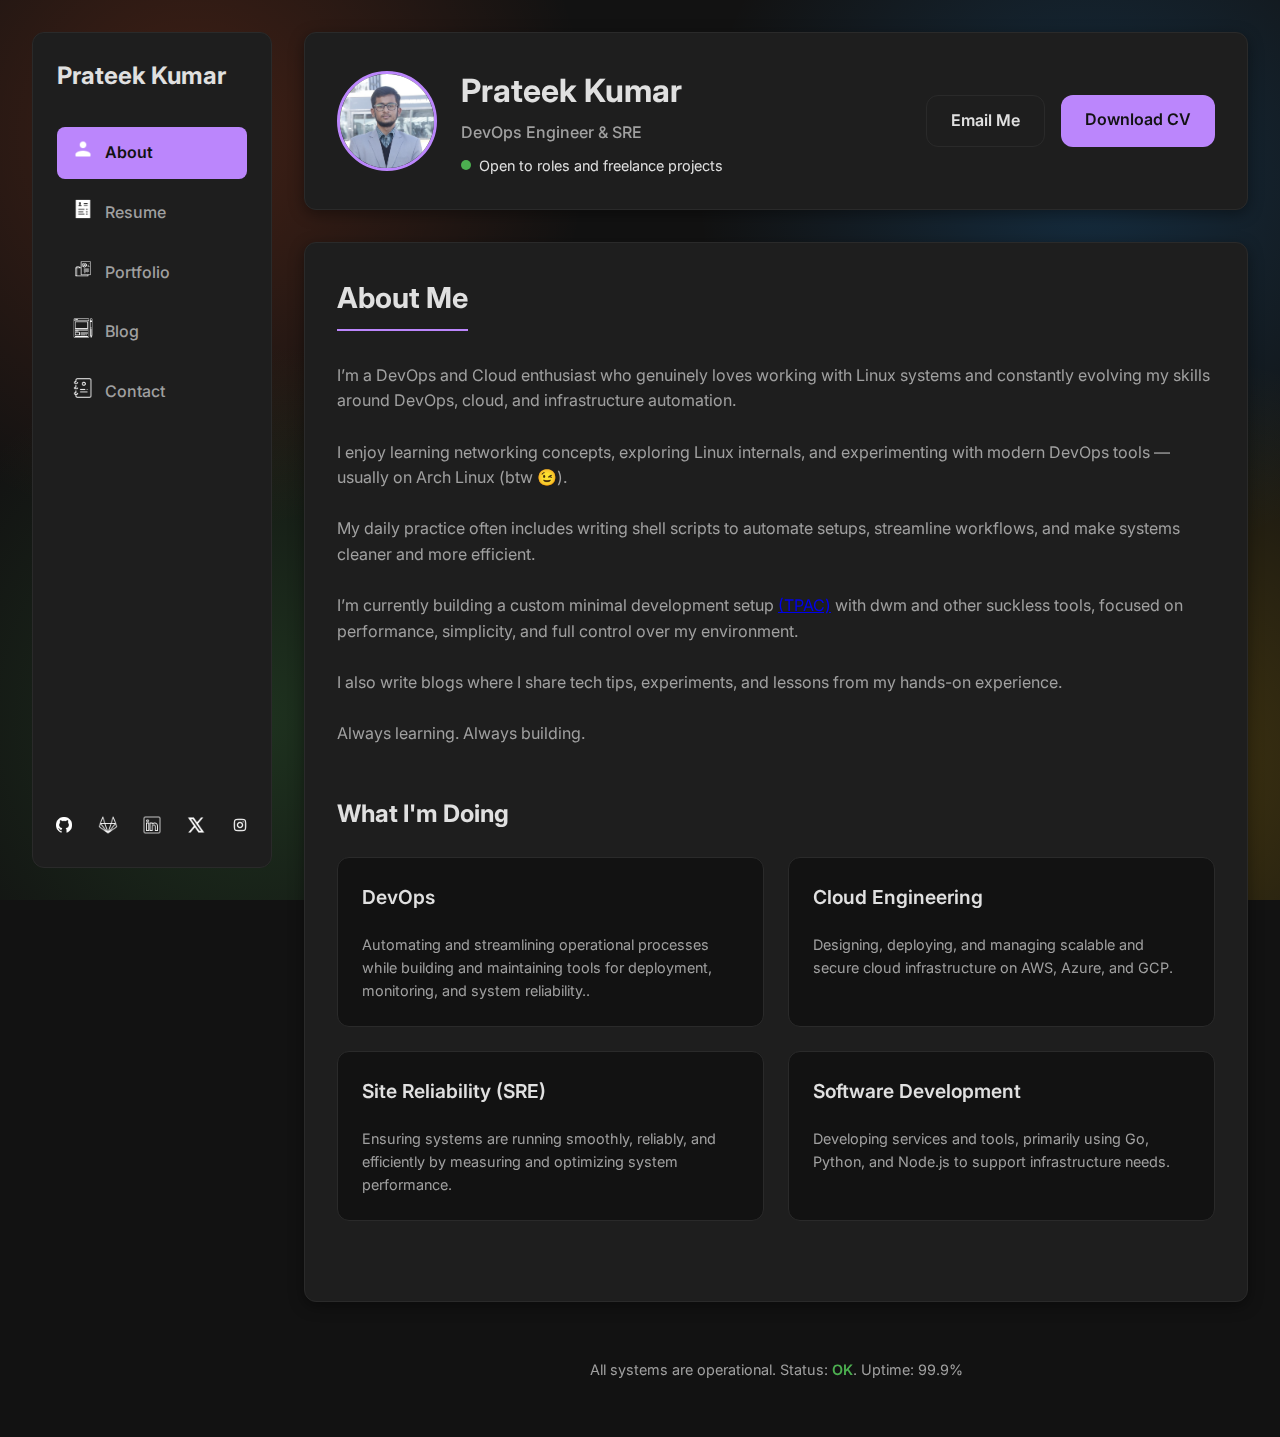
<file: frontend/index.html>
<!DOCTYPE html>
<html lang="en">
  <head>
    <meta charset="UTF-8" />
    <meta name="viewport" content="width=device-width, initial-scale=1.0" />
    <title>Prateek Kumar - Personal Portfolio</title>
    <link rel="icon" type="image/png" href="./assets/profile.jpg" />
    <link rel="preconnect" href="https://fonts.googleapis.com" />
    <link rel="preconnect" href="https://fonts.gstatic.com" crossorigin />
    <link
      href="https://fonts.googleapis.com/css2?family=Inter:wght@300;400;500;600;700&display=swap"
      rel="stylesheet"
    />
    <link rel="stylesheet" href="./css/style.css" />
  </head>
  <body>
    <!-- This div creates the static, abstract geometric background -->
    <div class="background-shapes"></div>

    <!-- Main container for the entire layout -->
    <div class="main-container">
      <!--  STATIC NAVIGATION SIDEBAR (left column)      -->
      <nav class="sidebar" aria-label="Primary">
        <div class="sidebar-header">
          <a href="/" class="nav-logo">Prateek Kumar</a>
        </div>
        <ul class="sidebar-nav">
          <li>
            <a href="#about" class="nav-link active" data-page="about"
              ><span><img id="sidebar-nav-img" src="./assets/user.png" alt="" /></span> About</a
            >
          </li>
          <li>
            <a href="#resume" class="nav-link" data-page="resume"
              ><span><img id="sidebar-nav-img" src="./assets/resume.png" alt="" /></span>Resume</a>
          </li>
          <li>
            <a href="#portfolio" class="nav-link" data-page="portfolio"
              ><span><img id="sidebar-nav-img" src="./assets/portfolio.png" alt="" /></span> Portfolio</a
            >
          </li>
          <li>
            <a href="#blog" class="nav-link" data-page="blog"
              ><span><img id="sidebar-nav-img" src="./assets/blog.png" alt="" /></span> Blog</a
            >
          </li>
          <li>
            <a href="#contact" class="nav-link" data-page="contact"
              ><span><img id="sidebar-nav-img" src="./assets/contact.png" alt="" /></span> Contact</a
            >
          </li>
        </ul>
        
        <ul class="sidebar-nav-social">
          <li>
            <a href="https://github.com/lohaniprateek" class="nav-link-social" target="_blank" rel="noopener noreferrer" aria-label="GitHub profile"
              ><span><img class="social-img" src="./assets/github.png" alt="" /></span></a>
          </li>
          <li>
            <a href="https://gitlab.com/lohaniprateek" class="nav-link-social" target="_blank" rel="noopener noreferrer" aria-label="GitLab profile"
              ><span><img class="social-img" src="./assets/gitlab.png" alt="" /></span></a>
          </li>
          <li>
            <a href="https://www.linkedin.com/in/prat33k/" class="nav-link-social" target="_blank" rel="noopener noreferrer" aria-label="LinkedIn profile"
              ><span><img class="social-img" src="./assets/linkedin.png" alt="" /></span></a>
          </li>
          <li>
            <a href="https://x.com/lohanipr4teek" class="nav-link-social" target="_blank" rel="noopener noreferrer" aria-label="X profile"
              ><span><img class="social-img" src="./assets/x.png" alt="" /></span></a>
          </li>
          <li>
            <a href="https://www.instagram.com/lohanipr4teek" class="nav-link-social" target="_blank" rel="noopener noreferrer" aria-label="Instagram profile"
              ><span><img class="social-img" src="./assets/instagram.png" alt="" /></span></a>
          </li>
        </ul>
      </nav>
      <!--  DYNAMIC CONTENT AREA (right column)          -->
      <main class="content-area">
        <!-- Profile Header (present on all pages) -->
        <header class="profile-header">
          <div class="profile-main">
            <img
              src="./assets/profile.jpg"
              alt="Prateek Kumar Profile Picture"
              class="profile-picture"
            />
            <ul class="sidebar-nav-social-res">
          <li>
            <a href="https://github.com/lohaniprateek" class="nav-link-social" target="_blank" rel="noopener noreferrer" aria-label="GitHub profile"
              ><span><img class="social-img" src="./assets/github.png" alt="" /></span></a>
          </li>
          <li>
            <a href="https://gitlab.com/lohaniprateek" class="nav-link-social" target="_blank" rel="noopener noreferrer" aria-label="GitLab profile"
              ><span><img class="social-img" src="./assets/gitlab.png" alt="" /></span></a>
          </li>
          <li>
            <a href="https://www.linkedin.com/in/prat33k/" class="nav-link-social" target="_blank" rel="noopener noreferrer" aria-label="LinkedIn profile"
              ><span><img class="social-img" src="./assets/linkedin.png" alt="" /></span></a>
          </li>
          <li>
            <a href="https://x.com/lohanipr4teek" class="nav-link-social" target="_blank" rel="noopener noreferrer" aria-label="X profile"
              ><span><img class="social-img" src="./assets/x.png" alt="" /></span></a>
          </li>
          <li>
            <a href="https://www.instagram.com/lohanipr4teek" class="nav-link-social" target="_blank" rel="noopener noreferrer" aria-label="Instagram profile"
              ><span><img class="social-img" src="./assets/instagram.png" alt="" /></span></a>
          </li>
        </ul>
            <div class="profile-info">
              <h1 class="profile-name">Prateek Kumar</h1>
              <p class="profile-title">DevOps Engineer & SRE</p>
              <div class="profile-status">
                <span class="status-indicator"></span>
                Open to roles and freelance projects
              </div>
            </div>
          </div>
          <div class="profile-actions">
            <a href="mailto:kprateek9315@gmail.com" class="profile-contact-link"
              >Email Me</a
            >
            <a href="./assets/Prateek_Devops_Engineer.pdf" class="profile-cv-link" download>Download CV</a>
          </div>
        </header>

        <!-- This is where dynamic page content will be injected by JavaScript -->
        <div id="page-content" class="page-content">
          <!-- Initial content will be loaded here by JS -->
        </div>

        <!-- Footer (present on all pages) -->
        <footer class="main-footer">
          <p>
            All systems are operational. Status:
            <span class="footer-status-ok">OK</span>. Uptime: 99.9%
          </p>
        </footer>
      </main>
    </div>

    <!-- JavaScript file at the end of the body for faster page load -->
    <script src="./js/main.js"></script>
  </body>
</html>
</file>
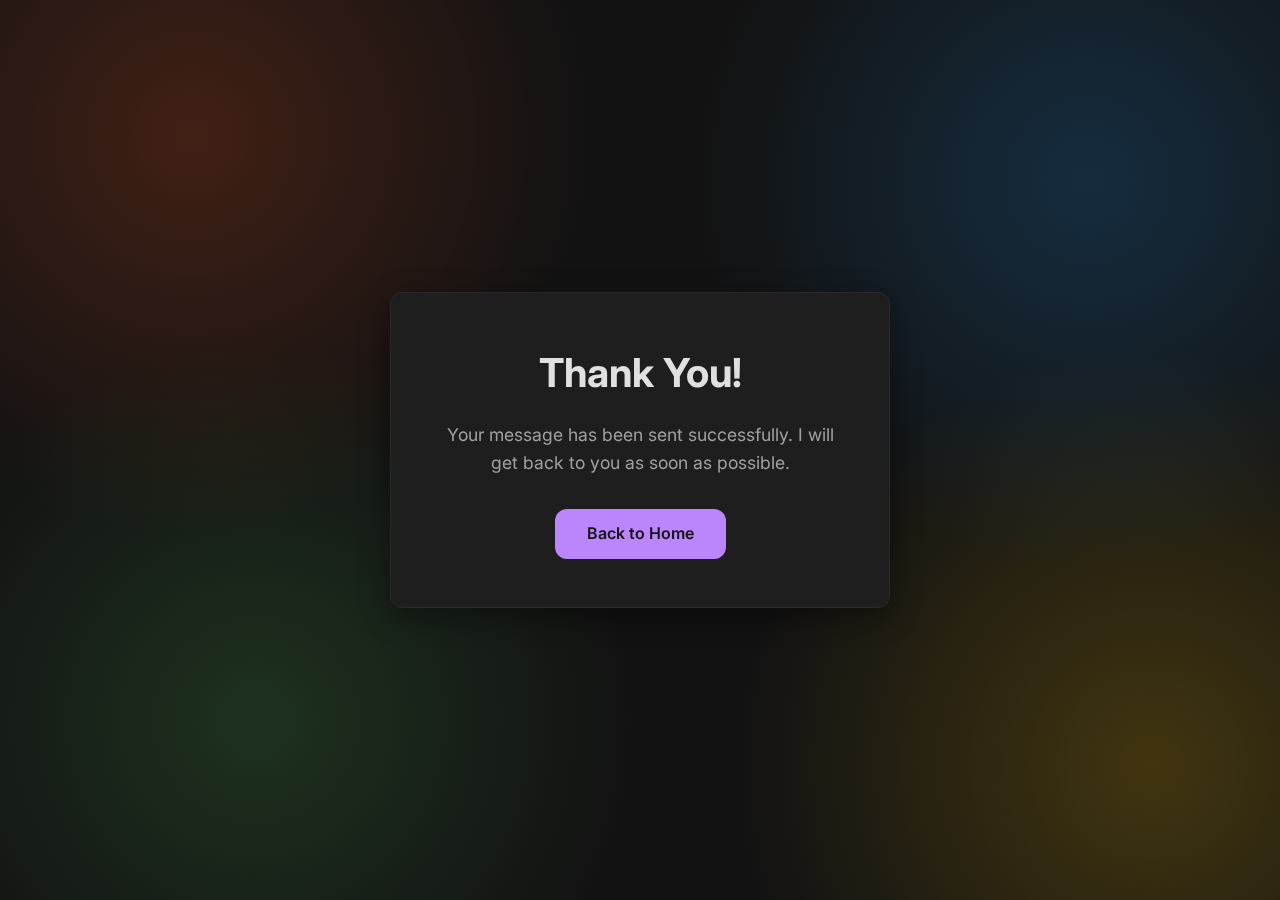
<file: frontend/thankyou.html>
<!DOCTYPE html>
<html lang="en">
  <head>
    <meta charset="UTF-8" />
    <meta name="viewport" content="width=device-width, initial-scale=1.0" />
    <title>Thank You! - Prateek Kumar</title>
    <link rel="icon" type="image/png" href="images/tab.png">
    <link rel="preconnect" href="https://fonts.googleapis.com" />
    <link rel="preconnect" href="https://fonts.gstatic.com" crossorigin />
    <link
      href="https://fonts.googleapis.com/css2?family=Inter:wght@400;600;700&display=swap"
      rel="stylesheet"
    />

    <!-- ============================================= -->
    <style>
      /* CSS Variables for consistent theming */
      :root {
        --bg-color: #121212;
        --surface-color: #1e1e1e;
        --primary-text-color: #e0e0e0;
        --secondary-text-color: #a0a0a0;
        --accent-color: #bb86fc;
        --accent-color-hover: #a362f7;
        --border-color: #2a2a2a;
        --shadow-color: rgba(0, 0, 0, 0.4);
        --border-radius: 12px;
      }

      /* Global styles */
      * {
        box-sizing: border-box;
        margin: 0;
        padding: 0;
      }

      body {
        background-color: var(--bg-color);
        color: var(--primary-text-color);
        font-family: "Inter", sans-serif;
        line-height: 1.6;
        /* Flexbox to center the content vertically and horizontally */
        display: flex;
        align-items: center;
        justify-content: center;
        min-height: 100vh;
        padding: 2rem;
      }

      /* Static geometric background, same as the main site */
      .background-shapes {
        position: fixed;
        top: 0;
        left: 0;
        width: 100%;
        height: 100%;
        z-index: -1;
        background-image: radial-gradient(
            circle at 15% 15%,
            rgba(255, 87, 34, 0.2) 0%,
            transparent 30%
          ),
          radial-gradient(
            circle at 85% 20%,
            rgba(33, 150, 243, 0.2) 0%,
            transparent 30%
          ),
          radial-gradient(
            circle at 20% 80%,
            rgba(76, 175, 80, 0.2) 0%,
            transparent 30%
          ),
          radial-gradient(
            circle at 90% 85%,
            rgba(255, 193, 7, 0.2) 0%,
            transparent 30%
          );
        background-color: var(--bg-color);
      }

      /* The main content card */
      .thank-you-container {
        background-color: var(--surface-color);
        border: 1px solid var(--border-color);
        border-radius: var(--border-radius);
        padding: 3rem;
        text-align: center;
        max-width: 500px;
        box-shadow: 0 8px 30px var(--shadow-color);
        z-index: 1;
      }

      .thank-you-title {
        font-size: 2.5rem;
        font-weight: 700;
        color: var(--primary-text-color);
        margin-bottom: 1rem;
      }

      .thank-you-message {
        color: var(--secondary-text-color);
        margin-bottom: 2rem;
        font-size: 1.1rem;
      }

      /* Button to go back to the homepage */
      .home-button {
        display: inline-block;
        padding: 0.75rem 2rem;
        border: none;
        background-color: var(--accent-color);
        color: #121212;
        font-weight: 600;
        font-size: 1rem;
        border-radius: var(--border-radius);
        cursor: pointer;
        text-decoration: none;
        transition: all 0.2s;
      }

      .home-button:hover {
        background-color: var(--accent-color-hover);
        box-shadow: 0 4px 15px rgba(187, 134, 252, 0.3);
        transform: translateY(-2px);
      }
    </style>
  </head>
  <body>
    <!-- Static background element -->
    <div class="background-shapes"></div>

    <!-- Centered content container -->
    <div class="thank-you-container">
      <h1 class="thank-you-title">Thank You!</h1>
      <p class="thank-you-message">
        Your message has been sent successfully. I will get back to you as soon
        as possible.
      </p>
      <a href="/" id="back-to-home-btn" class="home-button">Back to Home</a>
    </div>

  </body>
</html>
</file>
<file: frontend/css/style.css>
/* ============================================= */
/* 1. GLOBAL STYLES & VARIABLES                  */
/* ============================================= */

:root {
    /* Color Palette */
    --bg-color: #121212;
    --surface-color: #1e1e1e;
    --primary-text-color: #e0e0e0;
    --secondary-text-color: #a0a0a0;
    --accent-color: #bb86fc;
    --accent-color-hover: #a362f7;
    --border-color: #2a2a2a;
    --shadow-color: rgba(0, 0, 0, 0.4);

    /* Sizing & Radius */
    --border-radius: 12px;
}

/* Universal box-sizing and reset */
* {
    box-sizing: border-box;
    margin: 0;
    padding: 0;
}

body {
    background-color: var(--bg-color);
    color: var(--primary-text-color);
    font-family: 'Inter', sans-serif;
    line-height: 1.6;
    overflow-x: hidden; /* Prevents horizontal scrolling */
}

/* ============================================= */
/* 2. BACKGROUND & LAYOUT                        */
/* ============================================= */

/* Static, decorative background element */
.background-shapes {
    position: fixed;
    top: 0;
    left: 0;
    width: 100%;
    height: 100%;
    z-index: -1;
    background-image: 
        radial-gradient(circle at 15% 15%, rgba(255, 87, 34, 0.2) 0%, transparent 30%),
        radial-gradient(circle at 85% 20%, rgba(33, 150, 243, 0.2) 0%, transparent 30%),
        radial-gradient(circle at 20% 80%, rgba(76, 175, 80, 0.2) 0%, transparent 30%),
        radial-gradient(circle at 90% 85%, rgba(255, 193, 7, 0.2) 0%, transparent 30%);
    background-color: var(--bg-color);
}

/* Main flex container for the two-column layout */
.main-container {
    display: flex;
    max-width: 1400px;
    margin: 0 auto;
    padding: 2rem;
    gap: 2rem;
}

/* The left sidebar column */
.sidebar {
    position: sticky; /* Keeps the sidebar visible during scroll */
    top: 2rem;
    width: 240px;
    height: calc(100vh - 4rem); /* Full height minus top/bottom padding */
    background-color: var(--surface-color);
    border: 1px solid var(--border-color);
    border-radius: var(--border-radius);
    padding: 1.5rem;
    flex-shrink: 0; /* Prevents the sidebar from shrinking */
}

/* The right main content column */
.content-area {
    flex-grow: 1; /* Allows the content area to take up remaining space */
    display: flex;
    flex-direction: column;
}

/* ============================================= */
/* 3. SIDEBAR COMPONENTS                         */
/* ============================================= */

.sidebar-header {
    margin-bottom: 2rem;
}

.nav-logo {
    font-size: 1.5rem;
    font-weight: 700;
    color: var(--primary-text-color);
    text-decoration: none;
}

.sidebar-nav {
    list-style: none;
}

.nav-link {
    display: flex;
    align-items: center;
    gap: 0.75rem;
    padding: 0.75rem 1rem;
    margin-bottom: 0.5rem;
    color: var(--secondary-text-color);
    text-decoration: none;
    font-weight: 500;
    border-radius: 8px;
    transition: background-color 0.2s, color 0.2s;
}

.nav-link span {
    color: var(--accent-color);
}

.nav-link:hover {
    background-color: rgba(255, 255, 255, 0.05);
    color: var(--primary-text-color);
}

.nav-link.active {
    background-color: var(--accent-color);
    color: #121212;
    font-weight: 600;
}

.nav-link.active span {
    color: #121212;
}

/* Social media links at the bottom of the sidebar */
.sidebar-nav-social {
    list-style: none;
    display: flex;
    align-items: center;
    justify-content: center;
    gap: 0.5rem;
    position: absolute; /* Position relative to the sidebar */
    bottom: 0;
    left: 0;
    width: 100%;
    padding: 1rem 0;
}

#sidebar-nav-img, .social-img {
    width: 20px;
    height: 20px;
    transition: transform 0.2s;
}

.nav-link-social {
    list-style: none;
    padding: 0.5rem;
    color: var(--secondary-text-color);
    text-decoration: none;
    display: inline-flex;
    align-items: center;
    justify-content: center;
}

/* This is the version of social links for responsive mode */
.sidebar-nav-social-res {
    display: none; /* Hidden by default, shown in media queries */
}


/* ============================================= */
/* 4. CONTENT AREA COMPONENTS                    */
/* ============================================= */

/* --- Profile Header (Top of content area) --- */
.profile-header {
    display: flex;
    justify-content: space-between;
    align-items: center;
    padding: 2rem;
    background-color: var(--surface-color);
    border: 1px solid var(--border-color);
    border-radius: var(--border-radius);
    margin-bottom: 2rem;
    box-shadow: 0 4px 15px var(--shadow-color);
}

.profile-main {
    display: flex;
    align-items: center;
    gap: 1.5rem;
}

.profile-picture {
    width: 100px;
    height: 100px;
    border-radius: 50%;
    object-fit: cover;
    border: 3px solid var(--accent-color);
}

.profile-name {
    font-size: 2rem;
    font-weight: 700;
    margin-bottom: 0.25rem;
}

.profile-title {
    color: var(--secondary-text-color);
    font-weight: 500;
}

.profile-status {
    display: flex;
    align-items: center;
    gap: 0.5rem;
    font-size: 0.9rem;
    margin-top: 0.5rem;
}

.status-indicator {
    width: 10px;
    height: 10px;
    background-color: #4caf50; /* Green */
    border-radius: 50%;
    animation: pulse 2s infinite;
}

/* Pulsing animation for the status indicator */
@keyframes pulse {
    0% { box-shadow: 0 0 0 0 rgba(76, 175, 80, 0.7); }
    70% { box-shadow: 0 0 0 10px rgba(76, 175, 80, 0); }
    100% { box-shadow: 0 0 0 0 rgba(76, 175, 80, 0); }
}

/* Buttons in the profile header */
.profile-actions {
    display: flex;
    gap: 1rem;
}

.profile-contact-link, .profile-cv-link {
    padding: 0.75rem 1.5rem;
    border-radius: var(--border-radius);
    text-decoration: none;
    font-weight: 600;
    transition: all 0.2s;
}

.profile-contact-link {
    background-color: transparent;
    border: 1px solid var(--border-color);
    color: var(--primary-text-color);
}

.profile-contact-link:hover {
    background-color: var(--accent-color);
    border-color: var(--accent-color);
    color: #121212;
}

.profile-cv-link {
    background-color: var(--accent-color);
    color: #121212;
}

.profile-cv-link:hover {
    background-color: var(--accent-color-hover);
    box-shadow: 0 2px 8px rgba(187, 134, 252, 0.3);
}


/* --- Page Content & Footer --- */

.page-content {
    background-color: var(--surface-color);
    border: 1px solid var(--border-color);
    border-radius: var(--border-radius);
    padding: 2rem;
    flex-grow: 1; /* Pushes the footer down */
    box-shadow: 0 4px 15px var(--shadow-color);
}

.page-title {
    font-size: 1.8rem;
    margin-bottom: 2rem;
    border-bottom: 2px solid var(--accent-color);
    padding-bottom: 0.5rem;
    display: inline-block; /* Ensures border only spans the text width */
}

.main-footer {
    text-align: center;
    padding: 1.5rem 0;
    color: var(--secondary-text-color);
    font-size: 0.9rem;
    margin-top: 2rem;
}

.footer-status-ok {
    color: #4caf50;
    font-weight: 600;
}


/* ============================================= */
/* 5. REUSABLE COMPONENTS                        */
/* ============================================= */

/* --- Cards (For Portfolio, Blog, About) --- */
.card-grid {
    display: grid;
    /* Creates a responsive grid that fits as many 280px columns as possible */
    grid-template-columns: repeat(auto-fill, minmax(280px, 1fr));
    gap: 1.5rem;
}

.card-link {
    color: inherit;
    text-decoration: none;
    display: block;
    height: 100%;
}

.card {
    background-color: var(--bg-color);
    border: 1px solid var(--border-color);
    border-radius: var(--border-radius);
    overflow: hidden; /* Ensures content respects the border radius */
    transition: transform 0.2s, box-shadow 0.2s;
    height: 100%;
}

.card:hover {
    transform: translateY(-5px);
    box-shadow: 0 8px 20px var(--shadow-color);
}

.card-image {
    width: 100%;
    height: 180px;
    object-fit: cover; /* Prevents image distortion */
}

.card-content {
    padding: 1.5rem;
    display: flex;
    flex-direction: column;
    gap: 0.75rem;
    height: 100%;
}

.card-date {
    font-size: 0.8rem;
    color: var(--secondary-text-color);
}

.card-badge {
    display: inline-flex;
    align-self: flex-start;
    padding: 0.3rem 0.7rem;
    border-radius: 999px;
    background-color: rgba(187, 134, 252, 0.14);
    border: 1px solid rgba(187, 134, 252, 0.35);
    color: var(--accent-color);
    font-size: 0.75rem;
    font-weight: 700;
    letter-spacing: 0.03em;
    text-transform: uppercase;
}

.card-title {
    font-size: 1.2rem;
    font-weight: 600;
    margin-bottom: 0.5rem;
}

.card-description {
    color: var(--secondary-text-color);
    font-size: 0.9rem;
}

.card-cta {
    margin-top: auto;
    color: var(--primary-text-color);
    font-size: 0.9rem;
    font-weight: 600;
}

/* Note: a generic background image class like this can be tricky.
   It's often better to create specific modifier classes like .card--devops */
.card-bgi {
    background-size: cover;
    background-position: center;
}


/* --- Generic Section --- */
.section {
    margin-bottom: 3rem;
}

.section-title {
    font-size: 1.5rem;
    margin-bottom: 1.5rem;
    color: var(--primary-text-color);
}

.section-link {
    margin-top: -1rem;
    margin-bottom: 1.5rem;
}

.section-link a {
    color: var(--accent-color);
    text-decoration: none;
    font-weight: 600;
}

.section-link a:hover {
    color: var(--accent-color-hover);
    text-decoration: underline;
}

.section-link-muted {
    color: var(--secondary-text-color);
}

.status-message {
    margin-top: 1rem;
    color: var(--secondary-text-color);
}

.success-message {
    color: #6ed38b;
}

.error-message {
    color: #ff8f8f;
}


/* --- Progress Bars (For Skills) --- */
.skill-item {
    margin-bottom: 1rem;
}

.skill-info {
    display: flex;
    justify-content: space-between;
    margin-bottom: 0.5rem;
    font-weight: 500;
}

.progress-bar {
    width: 100%;
    height: 8px;
    background-color: var(--border-color);
    border-radius: 4px;
    overflow: hidden;
}

.progress {
    height: 100%;
    background-color: var(--accent-color);
    border-radius: 4px;
}


/* --- Forms (For Contact Page) --- */
.contact-form {
    display: flex;
    flex-direction: column;
    gap: 1.5rem;
    max-width: 600px;
}

.form-group {
    display: flex;
    flex-direction: column;
}

.form-group label {
    margin-bottom: 0.5rem;
    font-weight: 500;
    color: var(--secondary-text-color);
}

.form-input, .form-textarea {
    background-color: var(--bg-color);
    border: 1px solid var(--border-color);
    color: var(--primary-text-color);
    padding: 0.75rem 1rem;
    border-radius: 8px;
    font-family: 'Inter', sans-serif;
    font-size: 1rem;
    transition: border-color 0.2s, box-shadow 0.2s;
}

.form-input:focus, .form-textarea:focus {
    outline: none;
    border-color: var(--accent-color);
    box-shadow: 0 0 0 3px rgba(187, 134, 252, 0.3);
}

.form-textarea {
    min-height: 150px;
    resize: vertical;
}

.submit-btn {
    align-self: flex-start;
    padding: 0.75rem 2rem;
    border: none;
    background-color: var(--accent-color);
    color: #121212;
    font-weight: 600;
    font-size: 1rem;
    border-radius: var(--border-radius);
    cursor: pointer;
    transition: all 0.2s;
}

.submit-btn:hover {
    background-color: var(--accent-color-hover);
    box-shadow: 0 2px 8px rgba(187, 134, 252, 0.3);
}


/* ============================================= */
/* 6. TIMELINE STYLES (for Resume Page)          */
/* ============================================= */

.section-header {
    display: flex;
    align-items: center;
    gap: 0.75rem;
    margin-bottom: 1.5rem;
}

.section-header .section-title {
    margin-bottom: 0; /* Override default margin when inside a header */
}

.section-header svg {
    width: 28px;
    height: 28px;
    color: var(--accent-color);
}

/* The main container for the timeline */
.timeline {
    position: relative; /* Acts as the anchor for the pseudo-element line */
    padding-left: 25px; /* Creates space for the line and dots */
}

/* The vertical line that connects all items */
.timeline::before {
    content: '';
    position: absolute;
    left: 6px;
    top: 5px;
    bottom: 5px;
    width: 2px;
    background-color: var(--border-color);
    border-radius: 2px;
}

/* Each individual item in the timeline */
.timeline-item {
    position: relative; /* Anchor for this item's dot */
    margin-bottom: 2rem;
}

.timeline-item:last-child {
    margin-bottom: 0; /* Removes extra space after the last item */
}

/* The colored dot on the timeline for each item */
.timeline-item::before {
    content: '';
    position: absolute;
    left: -20px;
    top: 5px;
    width: 12px;
    height: 12px;
    background-color: var(--accent-color);
    border-radius: 50%; /* Makes it a circle */
    z-index: 1; /* Ensures dot is on top of the line */
    border: 2px solid var(--surface-color); /* Creates a cutout effect */
}

.timeline-title {
    font-size: 1.1rem;
    font-weight: 600;
    color: var(--primary-text-color);
    margin-bottom: 0.25rem;
}

.timeline-date {
    font-size: 0.9rem;
    color: var(--secondary-text-color);
    margin-bottom: 0.5rem;
}

.timeline-description {
    font-size: 1rem;
    color: var(--secondary-text-color);
}

/* Styling for bullet-point lists within a timeline item */
.timeline-description ul {
    list-style-type: disc;
    padding-left: 20px;
    margin-top: 0.5rem;
}

.timeline-description li {
    margin-bottom: 0.5rem;
}

/* ============================================= */
/* 7. RESPONSIVE DESIGN                          */
/* ============================================= */

/* Tablet View (screens up to 1024px wide) */
@media (max-width: 1024px) {
    .main-container {
        flex-direction: column;
        padding: 1rem;
    }
    .sidebar {
        position: static;
        width: 100%;
        height: auto;
        display: flex;
        justify-content: space-between;
        align-items: center;
    }
    .sidebar-nav {
        display: flex;
        gap: 0.5rem;
    }
    .nav-logo {
        display: none; /* Hide the full text logo */
    }
    #sidebar-nav-img {
        /* This ID selector is specific, consider a class instead in the future */
        width: 20px;
        height: 20px;
    }    
    .nav-link {
        padding: 0.5rem 1rem;
        margin-bottom: 0;
    }
    .nav-link span { 
        display: none; /* Hide text icon for more space */
    }
    .profile-header {
        flex-direction: column;
        align-items: flex-start;
        gap: 1rem;
    }
    .sidebar-nav-social {
        display: none; /* Hide the desktop social links */
    }
    .sidebar-nav-social-res {
        display: flex;
        flex-direction: row;
        align-items: center;
        gap: 0.5rem;
        position: static;
        padding: 0.5rem 0;
        justify-content: center;    
        text-decoration: none;
        list-style: none;
        margin-left: auto;
    }     
}

/* Mobile View (screens up to 767px wide) */
@media (max-width: 767px) {
    .sidebar-nav {
        flex-wrap: wrap; 
        justify-content: center;
    }
    .nav-link {
        font-size: 0.9rem;
    }
    .profile-header, .page-content {
        padding: 1.5rem;
    }
    .profile-main {
        flex-direction: column;
        align-items: center;
        text-align: center;
    }
    .profile-info {
        text-align: center;
    }
    .profile-status {
        justify-content: center;
    }
    .sidebar {
        gap: 1rem;
        align-items: flex-start;
    }
    .sidebar-nav {
        width: 100%;
    }
    .profile-actions {
        width: 100%;
        flex-direction: column;
    }
    .profile-contact-link, .profile-cv-link {
        text-align: center;
    }
    .card-grid {
        grid-template-columns: 1fr; /* Stack cards vertically */
    }

    /* Note: You have two identical rules here. The first one is sufficient. */
    .sidebar-nav-social {
        display: none;
    }

    .sidebar-nav-social-res {
        display: flex;
        flex-direction: row;
        align-items: center;
        flex-wrap: wrap;
        gap: 0.5rem;
        position: static;
        padding: 0.5rem 0;
        justify-content: center;
        text-decoration: none;
        list-style: none;
        width: 100%;
    }     
}
</file>
